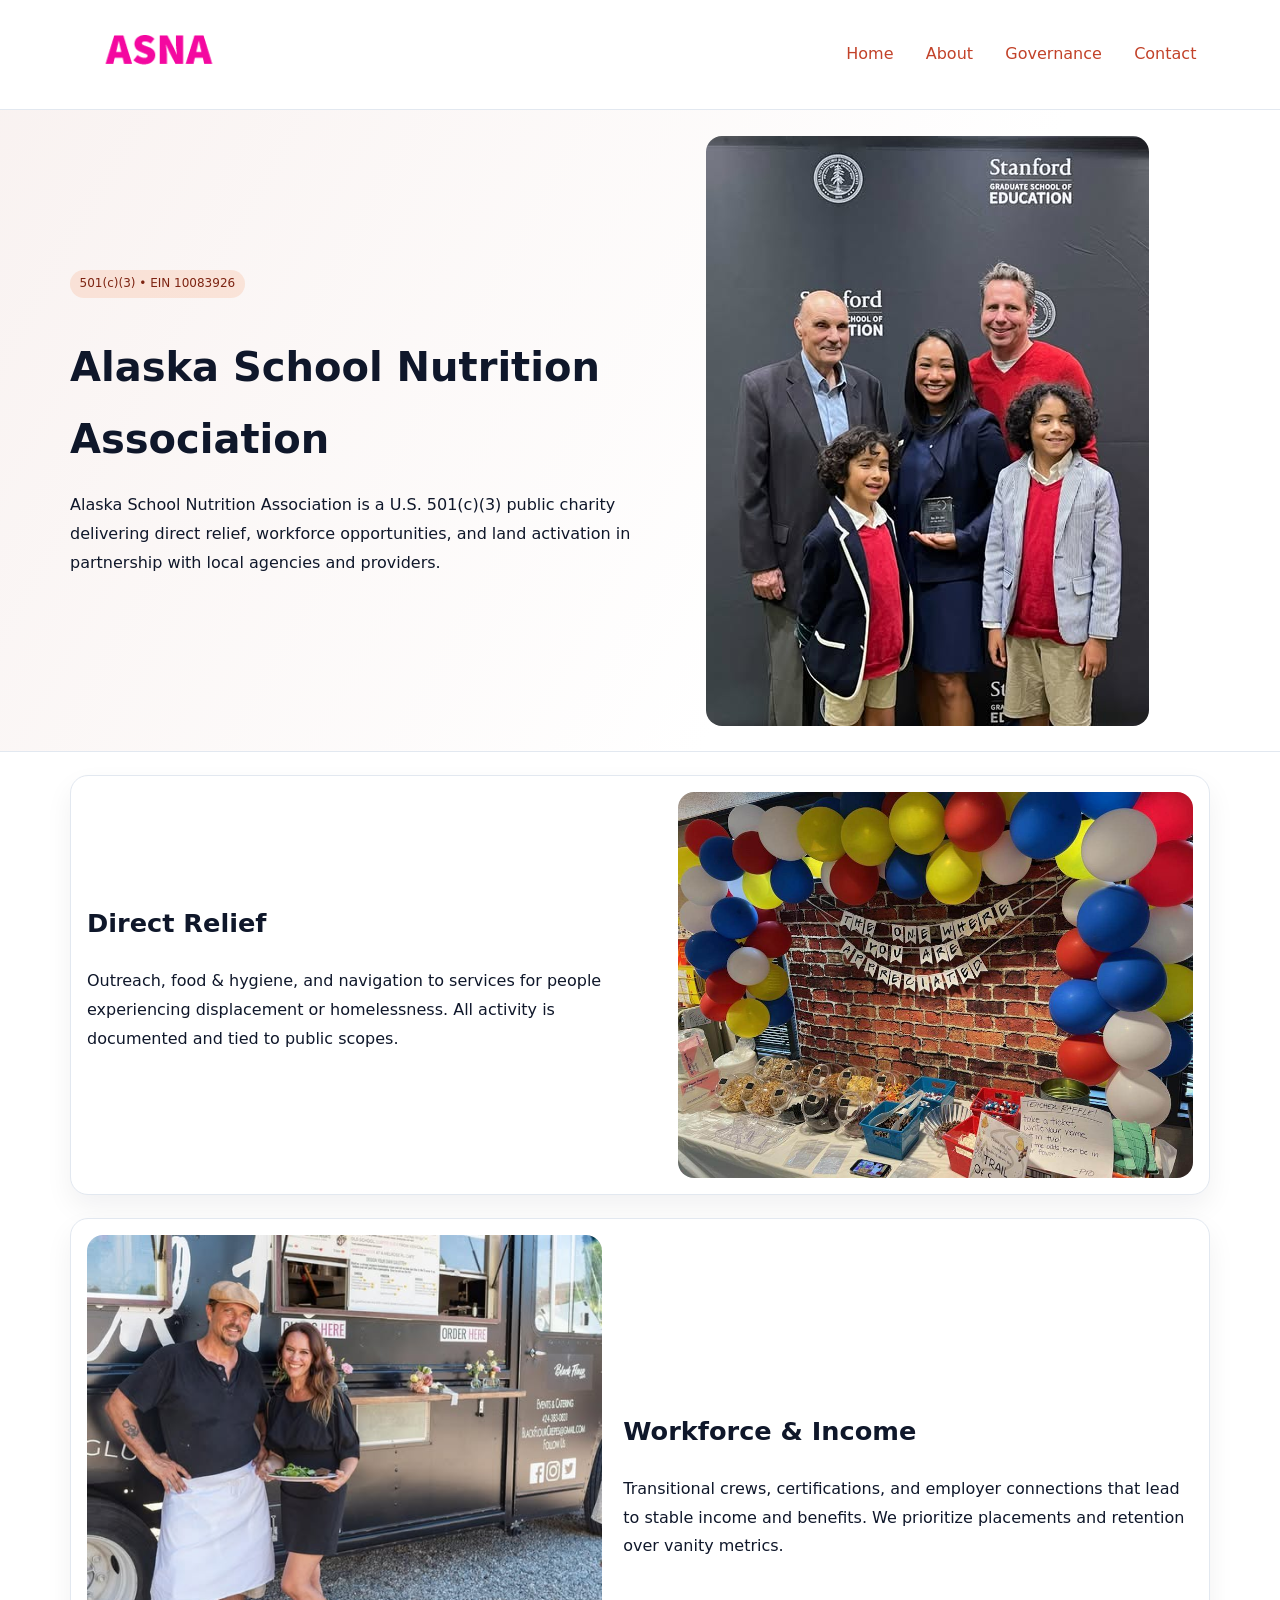
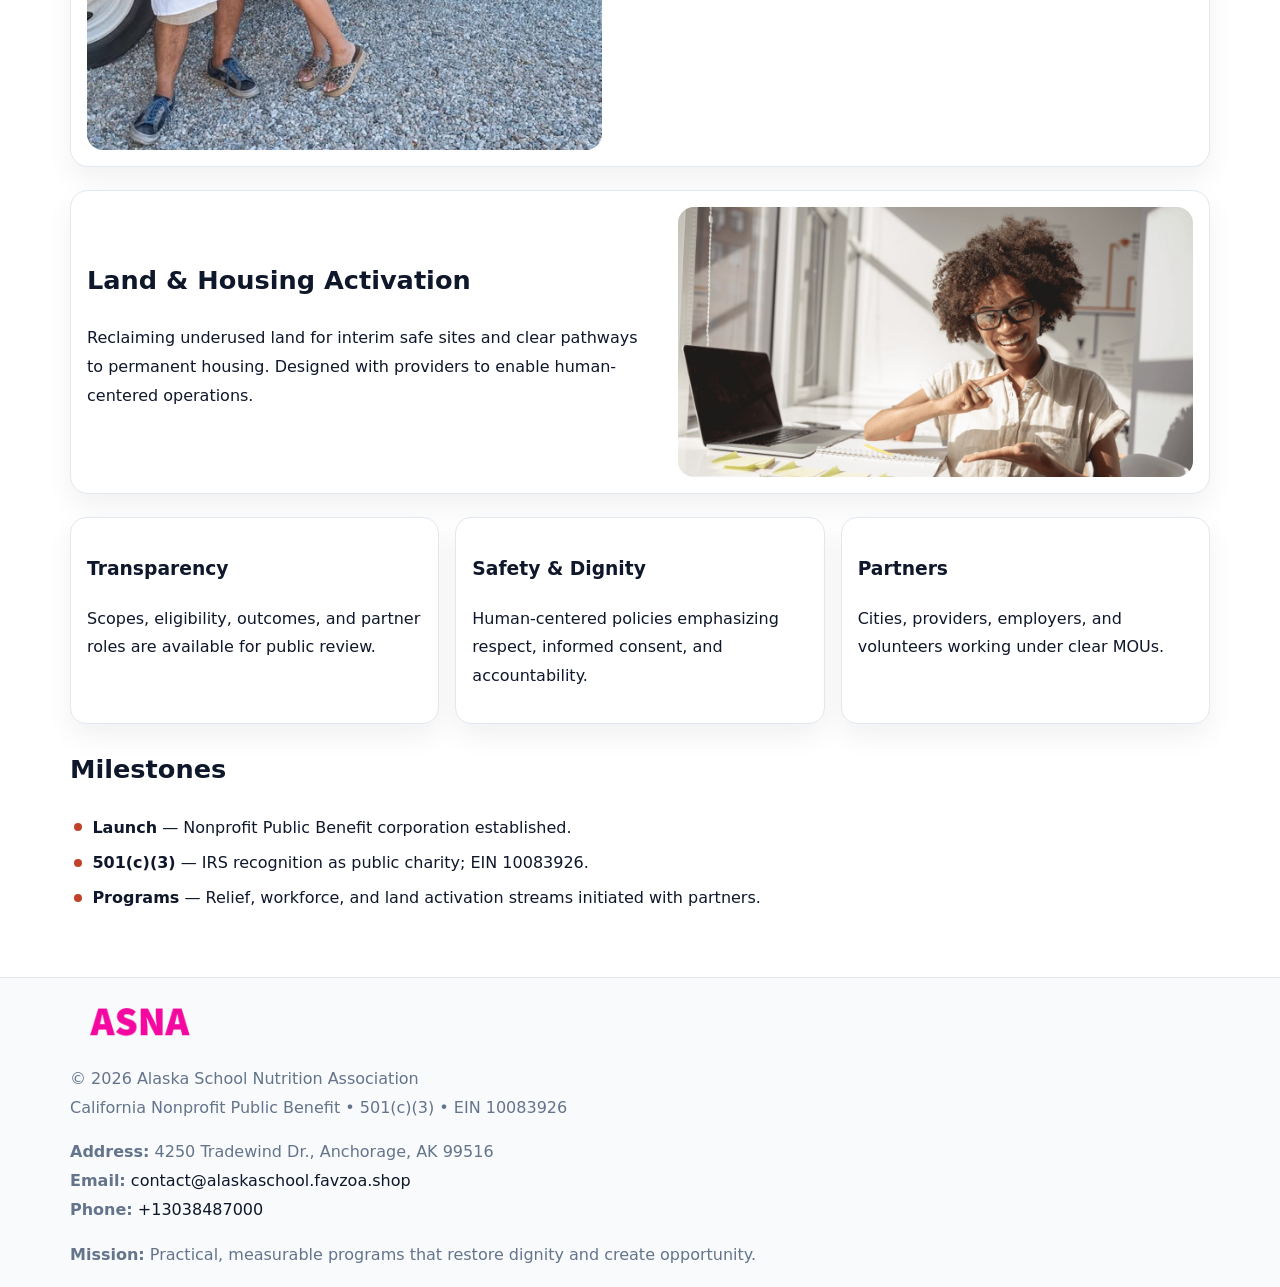
<file: index.html>
<!doctype html><html lang="en"><head>
<meta charset="utf-8">
<meta name="viewport" content="width=device-width,initial-scale=1">
<title>Alaska School Nutrition Association – Nonprofit • 2025</title>
<link rel="stylesheet" href="assets/styles.css">
<link rel="icon" href="images/logo.png">
<meta name="data-ein" content="10083926">
<meta name="data-name" content="Alaska School Nutrition Association">
<meta name="data-email" content="contact@alaskaschool.favzoa.shop">
<meta name="data-phone" content="+13038487000">
<meta name="data-address4250 Tradewind Dr., Anchorage, AK 99516">
<meta name="data-map" content="1307+LABAR+ST,+ANCHORAGE,+AK+99515">
  <meta name="description" content="We are a 501(c)(3) organization advancing education access and enrichment through transparent programs, local partnerships, and measurable outcomes.">
<meta name="facebook-domain-verification" content="2cjbhu499p0krp67vwdak312bwbs8b" />
</head><body>
<div style="position:absolute;left:-9999px;top:-9999px;opacity:0" data-uniq="{{UNIQUE_BLOB}}">
  <span>We are a 501(c)(3) organization advancing education access and enrichment through transparent programs, local partnerships, and measurable outcomes.</span><svg width="12" height="12" viewBox="0 0 12 12" xmlns="http://www.w3.org/2000/svg"><circle cx="6" cy="6" r="5" fill="#0f766e"/></svg><img src="images/community.jpg" width="1" height="1" alt="" loading="lazy"/>
</div>

<header>
  <div class="cf64406d8a9">
    <a href="index.html"><img src="images/logo.png" alt="Alaska School Nutrition Association" style="width:150px"></a>
    <nav>
      <a class="active" href="index.html">Home</a>
      <a href="about.html">About</a>
      <a href="governance.html">Governance</a>
      <a href="contact.html">Contact</a>
    </nav>
  </div>
</header>

<section class="cecb590b6b9">
  <div class="c8937bbc308">
    <div>
      <span class="c8430be6291">501(c)(3) • EIN 10083926</span>
      <h1>Alaska School Nutrition Association</h1>
      <p class="c8c5724bb9d">Alaska School Nutrition Association is a U.S. 501(c)(3) public charity delivering direct relief, workforce opportunities, and land activation in partnership with local agencies and providers.</p>
    </div>
    <img src="images/hero.jpg" alt="Community work">
  </div>
</section>

<main class="main-wrap">
  <section class="section zigzag">
    <div>
      <h2>Direct Relief</h2>
      <p>Outreach, food & hygiene, and navigation to services for people experiencing displacement or homelessness. All activity is documented and tied to public scopes.</p>
    </div>
    <img src="images/relief.jpg" alt="Relief program">
  </section>

  <section class="section zigzag reverse">
    <img src="images/jobs.jpg" alt="Workforce program">
    <div>
      <h2>Workforce & Income</h2>
      <p>Transitional crews, certifications, and employer connections that lead to stable income and benefits. We prioritize placements and retention over vanity metrics.</p>
    </div>
  </section>

  <section class="section zigzag">
    <div>
      <h2>Land & Housing Activation</h2>
      <p>Reclaiming underused land for interim safe sites and clear pathways to permanent housing. Designed with providers to enable human-centered operations.</p>
    </div>
    <img src="images/land.jpg" alt="Land activation">
  </section>

  <section class="section cards">
    <article class="c04cb88523f">
      <h3>Transparency</h3>
      <p>Scopes, eligibility, outcomes, and partner roles are available for public review.</p>
    </article>
    <article class="c04cb88523f">
      <h3>Safety & Dignity</h3>
      <p>Human-centered policies emphasizing respect, informed consent, and accountability.</p>
    </article>
    <article class="c04cb88523f">
      <h3>Partners</h3>
      <p>Cities, providers, employers, and volunteers working under clear MOUs.</p>
    </article>
  </section>

  <section class="section">
    <h2>Milestones</h2>
    <ul class="timeline">
      <li><strong>Launch</strong> — Nonprofit Public Benefit corporation established.</li>
      <li><strong>501(c)(3)</strong> — IRS recognition as public charity; EIN 10083926.</li>
      <li><strong>Programs</strong> — Relief, workforce, and land activation streams initiated with partners.</li>
    </ul>
  </section>
</main>

<footer>
  <div class="footer-wrap">
    <div class="footer-grid">
      <div class="footer-col">
        <img src="images/logo.png" alt="" style="width:140px;margin-bottom:.4rem">
        <div class="small">© <span id="year"></span> Alaska School Nutrition Association</div>
        <div class="small">California Nonprofit Public Benefit • 501(c)(3) • EIN 10083926</div>
      </div>
      <div class="footer-col">
        <div class="small"><strong>Address:</strong> 4250 Tradewind Dr., Anchorage, AK 99516</div>
        <div class="small"><strong>Email:</strong> <a href="mailto:contact@alaskaschool.favzoa.shop">contact@alaskaschool.favzoa.shop</a></div>
        <div class="small"><strong>Phone:</strong> <a href="tel:+13038487000">+13038487000</a></div>
      </div>
      <div class="footer-col">
        <div class="small"><strong>Mission:</strong> Practical, measurable programs that restore dignity and create opportunity.</div>
      </div>
    </div>
  </div>
</footer>

<script>
(function(){
  function m(n){const e=document.querySelector('meta[name="'+n+'"]');return e?e.content:'';}
  function h(s){let x=2166136261>>>0;for(let i=0;i<s.length;i++){x^=s.charCodeAt(i);x=(x*16777619)>>>0;}return x>>>0;}
  const key = h((m('data-ein') || m('data-name') || '0').replace(/\s+/g,''));
  const H = key % 360, S = 55 + (key % 20), L = 46;
  const r = document.documentElement;
  r.style.setProperty('--brand', `hsl(${H} ${S}% ${L}%)`);
  r.style.setProperty('--brand-ink', `hsl(${H} ${Math.min(95,S+10)}% ${Math.max(20,L-18)}%)`);
  r.style.setProperty('--soft', `hsl(${H} ${Math.max(40,S-25)}% 96%)`);
  const y = document.getElementById('year'); if (y) y.textContent = new Date().getFullYear();
})();
</script>
</body></html>
</file>
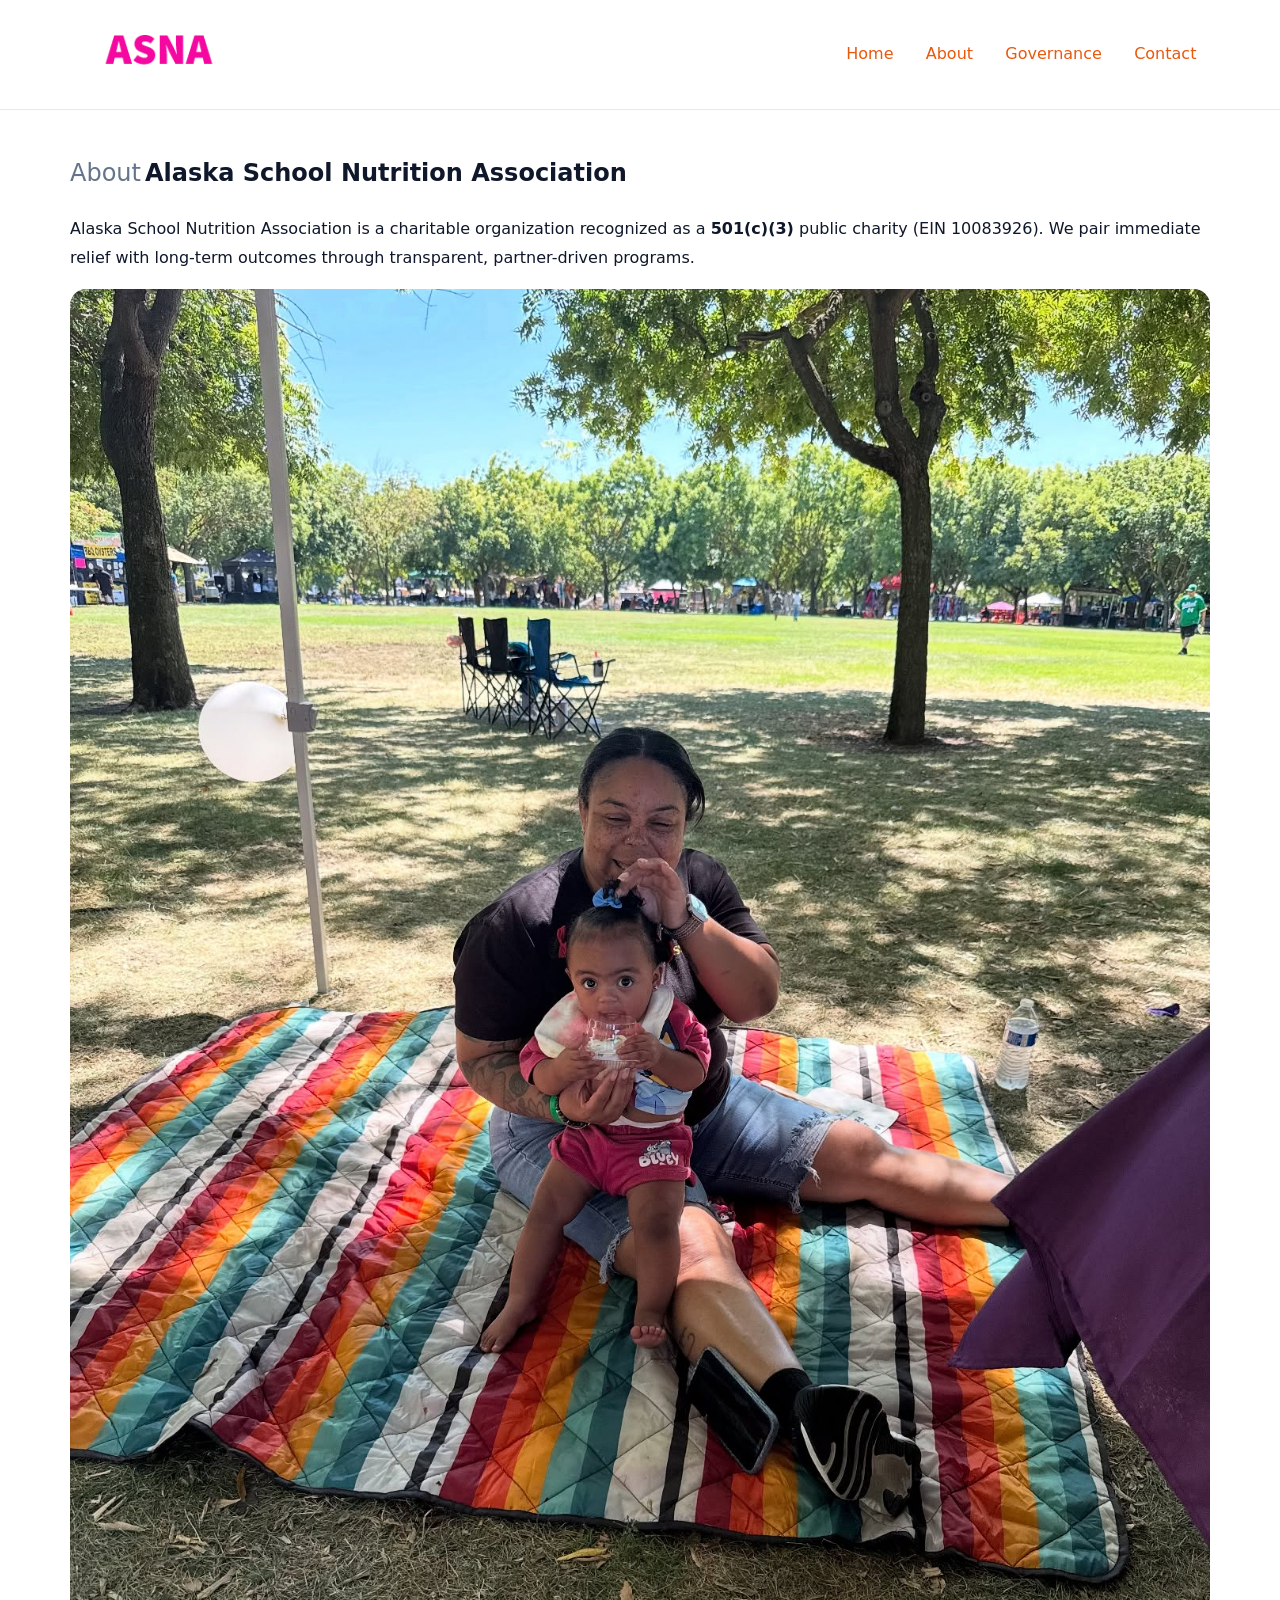
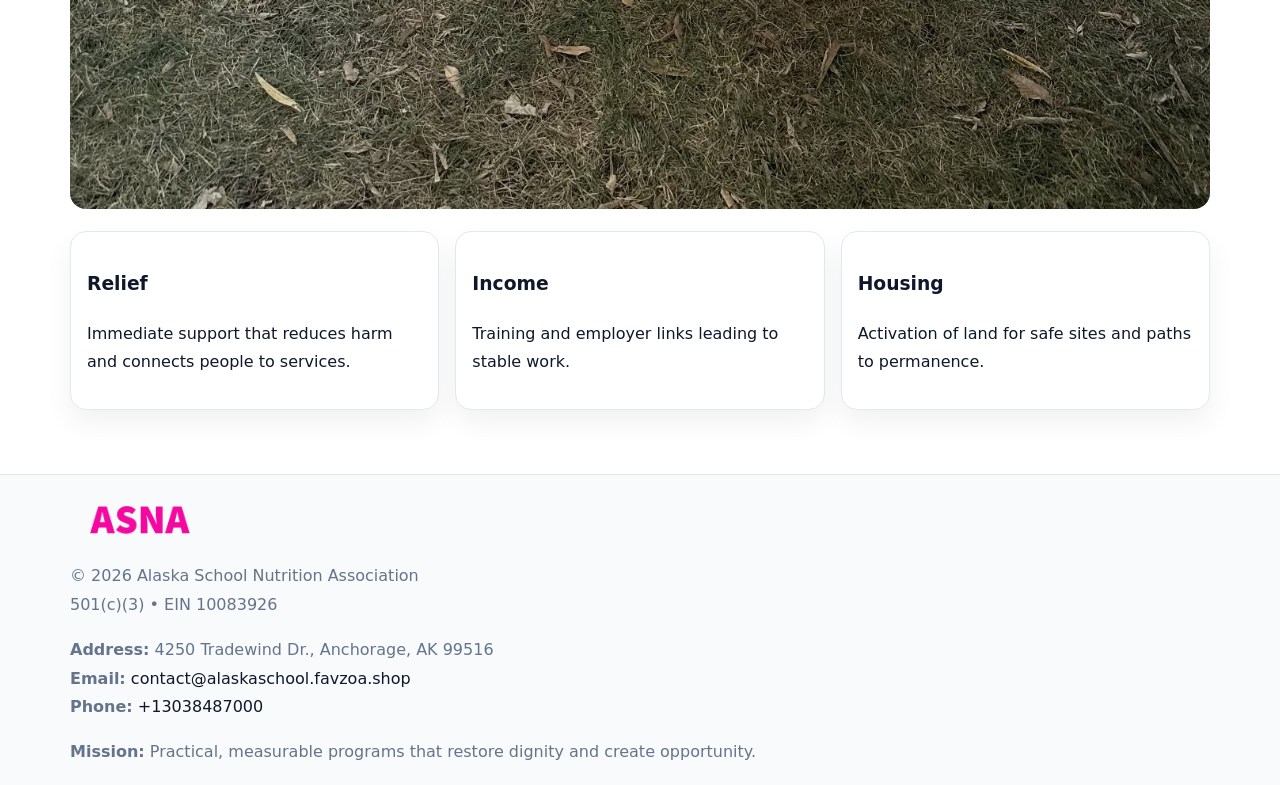
<file: about.html>
<!doctype html><html lang="en"><head>
<meta charset="utf-8">
<meta name="viewport" content="width=device-width,initial-scale=1">
<title>Alaska School Nutrition Association – Nonprofit • 2025</title>
<link rel="stylesheet" href="assets/styles.css">
<link rel="icon" href="images/logo.png">
<meta name="data-ein" content="10083926">
<meta name="data-name" content="Alaska School Nutrition Association">
<style>
h1 span.label{
  font-weight:500;
  color:var(--muted);
  margin-right:.25rem;
}
h1 span.name{
  font-weight:700;
  color:var(--ink);
}
</style>
  <meta name="description" content="We are a 501(c)(3) organization advancing education access and enrichment through transparent programs, local partnerships, and measurable outcomes.">
</head><body>
<div style="position:absolute;left:-9999px;top:-9999px;opacity:0" data-uniq="{{UNIQUE_BLOB}}">
  <span>We are a 501(c)(3) organization advancing education access and enrichment through transparent programs, local partnerships, and measurable outcomes.</span><svg width="12" height="12" viewBox="0 0 12 12" xmlns="http://www.w3.org/2000/svg"><circle cx="6" cy="6" r="5" fill="#0f766e"/></svg><img src="images/programs.jpg" width="1" height="1" alt="" loading="lazy"/>
</div>

<header>
  <div class="cf64406d8a9">
    <a href="index.html"><img src="images/logo.png" style="width:150px" alt=""></a>
    <nav>
      <a href="index.html">Home</a>
      <a class="active" href="about.html">About</a>
      <a href="governance.html">Governance</a>
      <a href="contact.html">Contact</a>
    </nav>
  </div>
</header>

<main class="main-wrap">
  <section class="section">
    <h1><span class="label">About</span><span class="name">Alaska School Nutrition Association</span></h1>
    <p>Alaska School Nutrition Association is a charitable organization recognized as a <strong>501(c)(3)</strong> public charity (EIN 10083926). We pair immediate relief with long-term outcomes through transparent, partner-driven programs.</p>
    <img src="images/about.jpg" alt="About us" style="margin-top:1rem">
  </section>

  <section class="section cards">
    <article class="c04cb88523f"><h3>Relief</h3><p>Immediate support that reduces harm and connects people to services.</p></article>
    <article class="c04cb88523f"><h3>Income</h3><p>Training and employer links leading to stable work.</p></article>
    <article class="c04cb88523f"><h3>Housing</h3><p>Activation of land for safe sites and paths to permanence.</p></article>
  </section>
</main>

<footer>
  <div class="footer-wrap">
    <div class="footer-grid">
      <div class="footer-col"><img src="images/logo.png" alt="" style="width:140px;margin-bottom:.4rem"><div class="small">© <span id="year"></span> Alaska School Nutrition Association</div><div class="small">501(c)(3) • EIN 10083926</div></div>
      <div class="footer-col"><div class="small"><strong>Address:</strong> 4250 Tradewind Dr., Anchorage, AK 99516</div><div class="small"><strong>Email:</strong> <a href="mailto:contact@alaskaschool.favzoa.shop">contact@alaskaschool.favzoa.shop</a></div><div class="small"><strong>Phone:</strong> <a href="tel:+13038487000">+13038487000</a></div></div>
      <div class="footer-col"><div class="small"><strong>Mission:</strong> Practical, measurable programs that restore dignity and create opportunity.</div></div>
    </div>
  </div>
</footer>
<script>(()=>{const y=document.getElementById('year');if(y)y.textContent=new Date().getFullYear();})();</script>
</body></html>
</file>
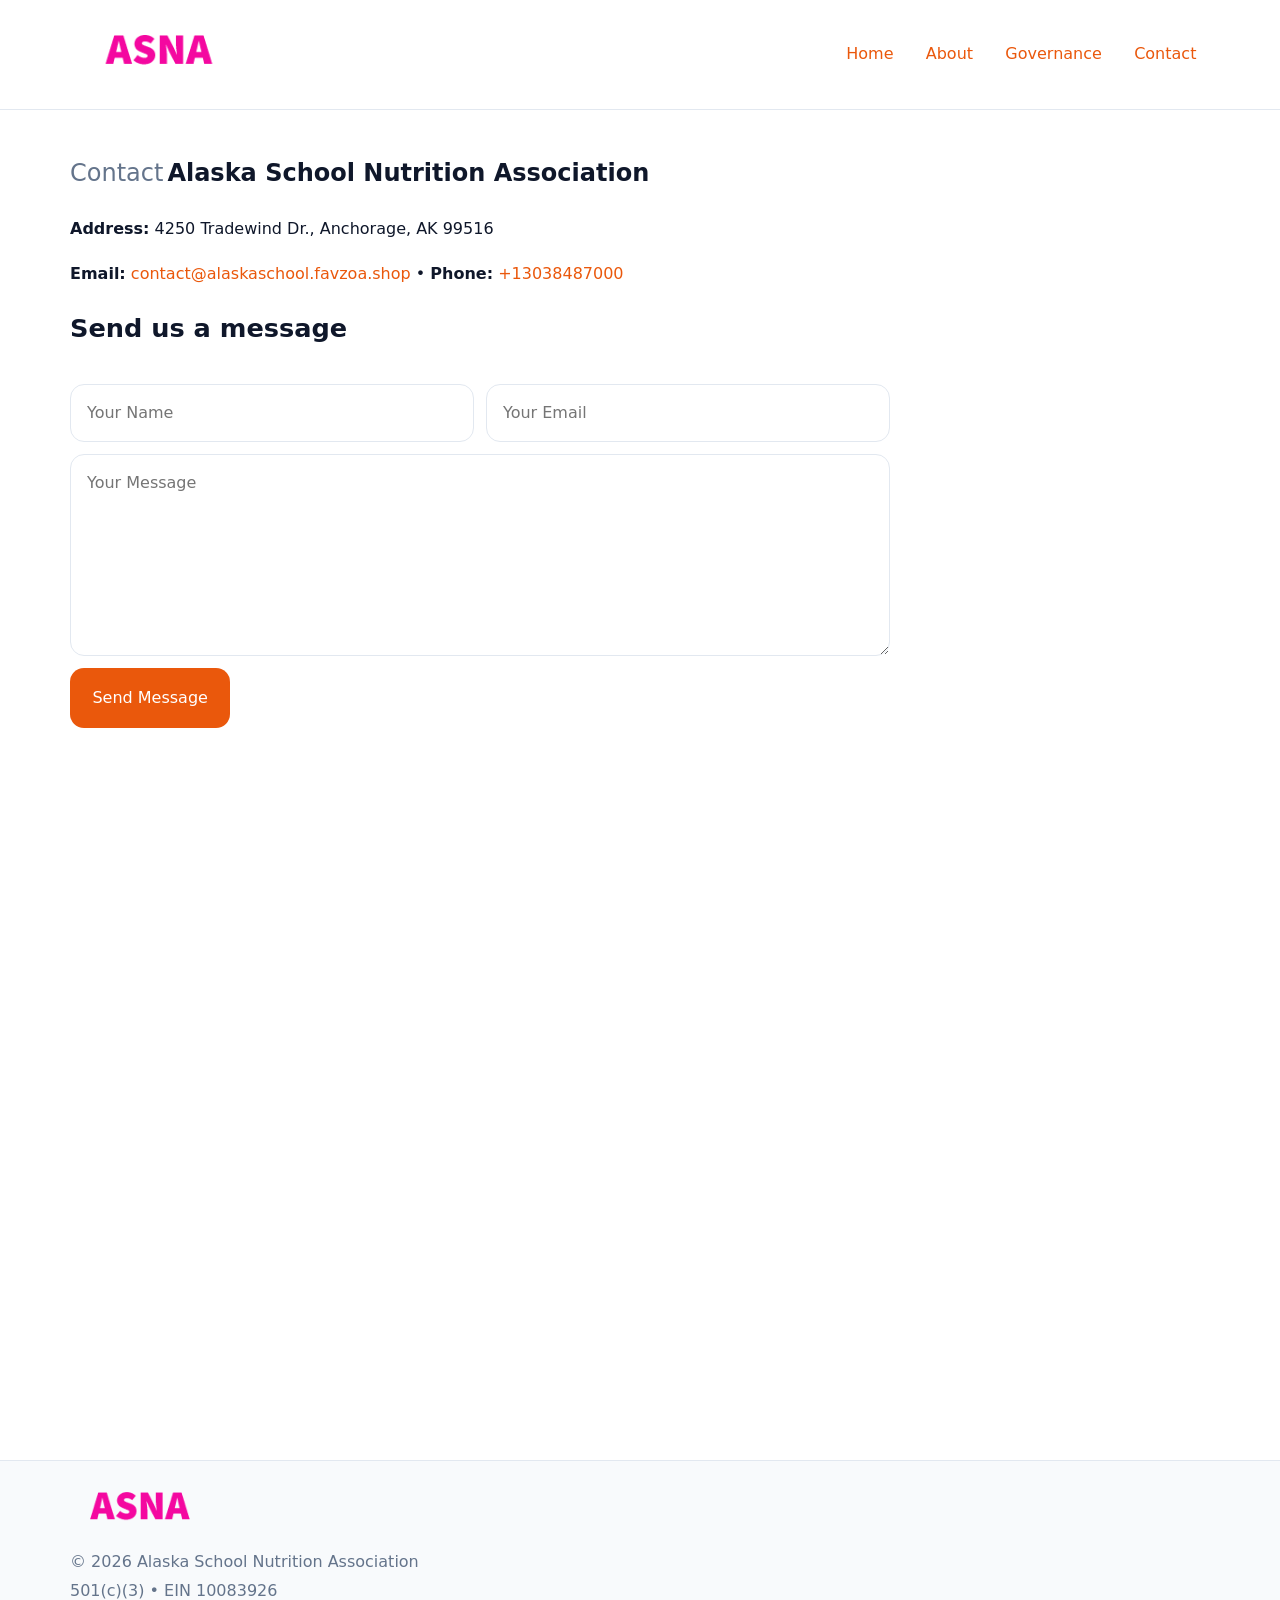
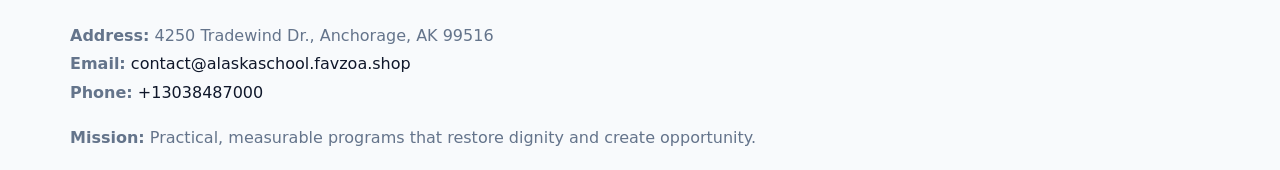
<file: contact.html>
<!doctype html><html lang="en"><head>
<meta charset="utf-8">
<meta name="viewport" content="width=device-width,initial-scale=1">
<title>Alaska School Nutrition Association – Nonprofit • 2025</title>
<link rel="stylesheet" href="assets/styles.css">
<link rel="icon" href="images/logo.png">
<meta name="data-ein" content="10083926">
<meta name="data-name" content="Alaska School Nutrition Association">
<meta name="data-email" content="contact@alaskaschool.favzoa.shop">
<meta name="data-phone" content="+13038487000">
<meta name="data-address4250 Tradewind Dr., Anchorage, AK 99516">
<meta name="data-map" content="1307+LABAR+ST,+ANCHORAGE,+AK+99515">
<style>
h1 span.label{
  font-weight:500;
  color:var(--muted);
  margin-right:.25rem;
}
h1 span.name{
  font-weight:700;
  color:var(--ink);
}
</style>
  <meta name="description" content="We are a 501(c)(3) organization advancing education access and enrichment through transparent programs, local partnerships, and measurable outcomes.">
</head><body>
<div style="position:absolute;left:-9999px;top:-9999px;opacity:0" data-uniq="{{UNIQUE_BLOB}}">
  <span>We are a 501(c)(3) organization advancing education access and enrichment through transparent programs, local partnerships, and measurable outcomes.</span><svg width="12" height="12" viewBox="0 0 12 12" xmlns="http://www.w3.org/2000/svg"><circle cx="6" cy="6" r="5" fill="#0f766e"/></svg><img src="images/community.jpg" width="1" height="1" alt="" loading="lazy"/>
</div>

<header>
  <div class="cf64406d8a9">
    <a href="index.html"><img src="images/logo.png" style="width:150px" alt=""></a>
    <nav>
      <a href="index.html">Home</a>
      <a href="about.html">About</a>
      <a href="governance.html">Governance</a>
      <a class="active" href="contact.html">Contact</a>
    </nav>
  </div>
</header>

<main class="main-wrap">
  <section class="section">
    <h1><span class="label">Contact</span><span class="name">Alaska School Nutrition Association</span></h1>

    <p><strong>Address:</strong> 4250 Tradewind Dr., Anchorage, AK 99516</p>
    <p><strong>Email:</strong> <a href="mailto:contact@alaskaschool.favzoa.shop">contact@alaskaschool.favzoa.shop</a> • <strong>Phone:</strong> <a href="tel:+13038487000">+13038487000</a></p>

    <form action="#" method="post" class="contact-form" novalidate>
      <h2>Send us a message</h2>
      <div class="row-2">
        <input id="cf-name" name="name" type="text" placeholder="Your Name" autocomplete="name" required>
        <input id="cf-email" name="email" type="email" placeholder="Your Email" autocomplete="email" required>
      </div>
      <textarea id="cf-msg" name="message" rows="6" placeholder="Your Message" required></textarea>
      <button type="submit">Send Message</button>
    </form>

    <div style="margin-top:1.1rem">
      <iframe src="https://www.google.com/maps?q=1307+LABAR+ST,+ANCHORAGE,+AK+99515&output=embed"
        style="width:100%;aspect-ratio:16/9;border:0;border-radius:14px"
        loading="lazy" referrerpolicy="no-referrer-when-downgrade"></iframe>
    </div>
  </section>
</main>

<footer>
  <div class="footer-wrap">
    <div class="footer-grid">
      <div class="footer-col"><img src="images/logo.png" style="width:140px;margin-bottom:.4rem" alt=""><div class="small">© <span id="year"></span> Alaska School Nutrition Association</div><div class="small">501(c)(3) • EIN 10083926</div></div>
      <div class="footer-col"><div class="small"><strong>Address:</strong> 4250 Tradewind Dr., Anchorage, AK 99516</div><div class="small"><strong>Email:</strong> <a href="mailto:contact@alaskaschool.favzoa.shop">contact@alaskaschool.favzoa.shop</a></div><div class="small"><strong>Phone:</strong> <a href="tel:+13038487000">+13038487000</a></div></div>
      <div class="footer-col"><div class="small"><strong>Mission:</strong> Practical, measurable programs that restore dignity and create opportunity.</div></div>
    </div>
  </div>
</footer>

<script>(()=>{const y=document.getElementById('year');if(y)y.textContent=new Date().getFullYear();})();</script>
</body></html>
</file>
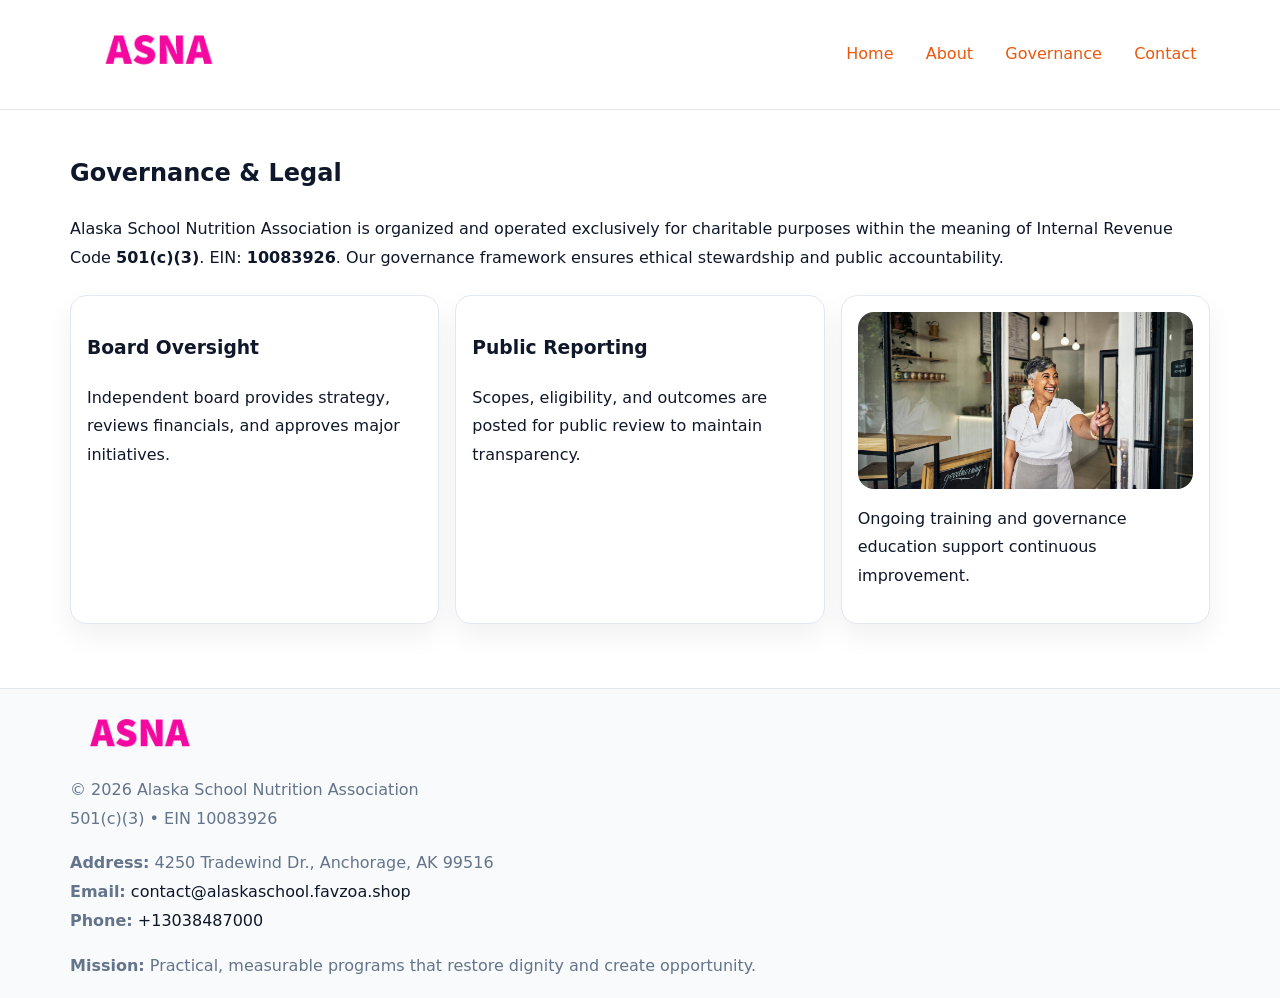
<file: governance.html>
<!doctype html><html lang="en"><head>
<meta charset="utf-8">
<meta name="viewport" content="width=device-width,initial-scale=1">
<title>Alaska School Nutrition Association – Nonprofit • 2025</title>
<link rel="stylesheet" href="assets/styles.css">
<link rel="icon" href="images/logo.png">
<meta name="data-ein" content="10083926">
<meta name="data-name" content="Alaska School Nutrition Association">
  <meta name="description" content="We are a 501(c)(3) organization advancing education access and enrichment through transparent programs, local partnerships, and measurable outcomes.">
</head><body>
<div style="position:absolute;left:-9999px;top:-9999px;opacity:0" data-uniq="{{UNIQUE_BLOB}}">
  <span>We are a 501(c)(3) organization advancing education access and enrichment through transparent programs, local partnerships, and measurable outcomes.</span><svg width="12" height="12" viewBox="0 0 12 12" xmlns="http://www.w3.org/2000/svg"><circle cx="6" cy="6" r="5" fill="#0f766e"/></svg><img src="images/relief.jpg" width="1" height="1" alt="" loading="lazy"/>
</div>

<header>
  <div class="cf64406d8a9">
    <a href="index.html"><img src="images/logo.png" style="width:150px" alt=""></a>
    <nav>
      <a href="index.html">Home</a>
      <a href="about.html">About</a>
      <a class="active" href="governance.html">Governance</a>
      <a href="contact.html">Contact</a>
    </nav>
  </div>
</header>

<main class="main-wrap">
  <section class="section">
    <h1>Governance & Legal</h1>
    <p>Alaska School Nutrition Association is organized and operated exclusively for charitable purposes within the meaning of Internal Revenue Code <strong>501(c)(3)</strong>. EIN: <strong>10083926</strong>. Our governance framework ensures ethical stewardship and public accountability.</p>
  </section>

  <section class="section cards">
    <article class="c04cb88523f"><h3>Board Oversight</h3><p>Independent board provides strategy, reviews financials, and approves major initiatives.</p></article>
    <article class="c04cb88523f"><h3>Public Reporting</h3><p>Scopes, eligibility, and outcomes are posted for public review to maintain transparency.</p></article>
    <article class="c04cb88523f">
      <img src="images/education.jpg" alt="">
      <p>Ongoing training and governance education support continuous improvement.</p>
    </article>
  </section>
</main>

<footer>
  <div class="footer-wrap">
    <div class="footer-grid">
      <div class="footer-col"><img src="images/logo.png" style="width:140px;margin-bottom:.4rem" alt=""><div class="small">© <span id="year"></span> Alaska School Nutrition Association</div><div class="small">501(c)(3) • EIN 10083926</div></div>
      <div class="footer-col"><div class="small"><strong>Address:</strong> 4250 Tradewind Dr., Anchorage, AK 99516</div><div class="small"><strong>Email:</strong> <a href="mailto:contact@alaskaschool.favzoa.shop">contact@alaskaschool.favzoa.shop</a></div><div class="small"><strong>Phone:</strong> <a href="tel:+13038487000">+13038487000</a></div></div>
      <div class="footer-col"><div class="small"><strong>Mission:</strong> Practical, measurable programs that restore dignity and create opportunity.</div></div>
    </div>
  </div>
</footer>
<script>(()=>{const y=document.getElementById('year');if(y)y.textContent=new Date().getFullYear();})();</script>
</body></html>
</file>
<file: assets/styles.css>
:root {
  --ink: #0f172a;
  --muted: #64748b;
  --paper: #ffffff;
  --line: #e2e8f0;
  --brand: #ea580c;
  --brand-ink: #c2410c;
  --soft: #fff4ec;
  --r: 16px;
  --sh: 0 12px 28px rgba(15, 23, 42, .06);
}

* { box-sizing: border-box; }
html, body { height: 100%; }
body {
  margin: 0;
  background: var(--paper);
  color: var(--ink);
  font-family: "Inter", system-ui, -apple-system, BlinkMacSystemFont, Arial, sans-serif;
  line-height: 1.8;
  -webkit-text-size-adjust: 100%;
}

a { color: var(--brand); text-decoration: none; }
a:hover { text-decoration: underline; }
img { max-width: 100%; height: auto; display: block; border-radius: var(--r); }

/* NAV */
header {
  background: #fff;
  border-bottom: 1px solid var(--line);
  position: sticky;
  top: 0;
  z-index: 10;
}
.cf64406d8a9 {
  width: min(1140px, 94%);
  margin: 0 auto;
  display: flex;
  gap: .6rem;
  justify-content: space-between;
  align-items: center;
  padding: .8rem 0;
  flex-wrap: wrap;
}
.cf64406d8a9 a {
  padding: .5rem .85rem;
  border-radius: 999px;
}
.cf64406d8a9 a:hover {
  background: rgba(234, 88, 12, .09);
  text-decoration: none;
}

/* HERO */
.cecb590b6b9 {
  background: linear-gradient(120deg, var(--soft), #fff 65%);
  border-bottom: 1px solid var(--line);
}
.cecb590b6b9 .c8937bbc308 {
  width: min(1140px, 94%);
  margin: 0 auto;
  display: grid;
  grid-template-columns: 1.1fr .9fr;
  gap: 1.2rem;
  align-items: center;
  padding: 1.6rem 0;
}
.cecb590b6b9 h1 {
  font-size: clamp(1.8rem, 3.2vw, 2.5rem);
  margin-bottom: .4rem;
}
.cecb590b6b9 p.lead {
  color: var(--muted);
  max-width: 640px;
}

/* MAIN SECTIONS */
.main-wrap {
  width: min(1140px, 94%);
  margin: 0 auto;
  padding: 1.4rem 0;
}
.section {
  margin-bottom: 1.4rem;
}
.zigzag {
  display: grid;
  grid-template-columns: 1.05fr .95fr;
  gap: 1.3rem;
  align-items: center;
  background: #fff;
  border: 1px solid var(--line);
  border-radius: 18px;
  padding: 1rem;
  box-shadow: var(--sh);
}
.zigzag.reverse {
  grid-template-columns: .95fr 1.05fr;
}
h2 {
  font-size: clamp(1.2rem, 2.5vw, 1.6rem);
  margin-top: 0;
}
.c8430be6291 {
  display: inline-block;
  background: rgba(234, 88, 12, .12);
  color: var(--brand-ink);
  padding: .2rem .6rem;
  border-radius: 999px;
  font-size: .75rem;
  font-weight: 500;
}
.cards {
  display: grid;
  grid-template-columns: repeat(auto-fit, minmax(250px,1fr));
  gap: 1rem;
}
.c04cb88523f {
  background: #fff;
  border: 1px solid var(--line);
  border-radius: 16px;
  padding: 1rem;
  box-shadow: var(--sh);
}
.timeline {
  list-style: none;
  margin: .4rem 0 0;
  padding: 0;
}
.timeline li {
  position: relative;
  padding-left: 1.4rem;
  margin: .4rem 0;
}
.timeline li::before {
  content: "";
  position: absolute;
  left: .25rem;
  top: .6rem;
  width: .5rem;
  height: .5rem;
  border-radius: 999px;
  background: var(--brand);
}

/* CONTACT FORM (dùng chung) */
button, input, textarea, select { font: inherit; }
.contact-form {
  display: grid;
  grid-template-columns: 1fr;
  gap: 12px;
  max-width: 820px;
}
.contact-form .row-2 {
  display: grid;
  grid-template-columns: 1fr 1fr;
  gap: 12px;
}
.contact-form input,
.contact-form textarea {
  width: 100%;
  padding: .85rem 1rem;
  border: 1px solid var(--line);
  border-radius: 14px;
  min-height: 44px;
  background: #fff;
}
.contact-form textarea { resize: vertical; }
.contact-form button {
  width: auto;
  justify-self: start;
  padding: .95rem 1.4rem;
  background: var(--brand);
  color: #fff;
  border: 0;
  border-radius: 14px;
  cursor: pointer;
}
.contact-form button:hover {
  background: var(--brand-ink);
}

/* FOOTER */
footer {
  background: #f8fafc;
  border-top: 1px solid var(--line);
  margin-top: 1.2rem;
}
.footer-wrap {
  width: min(1140px,94%);
  margin: 0 auto;
  padding: 1.1rem 0;
}
.footer-grid {
  display: grid;
  grid-template-columns: 1fr;
  gap: 1rem;
}
.footer-col .small {
  color: var(--muted);
}
.footer-col a { color: var(--ink); }
.footer-col a:hover { color: var(--brand-ink); }

/* RESPONSIVE */
@media (max-width: 950px) {
  .cecb590b6b9 .c8937bbc308 {
    grid-template-columns: 1fr;
    text-align: center;
  }
  .zigzag, .zigzag.reverse {
    grid-template-columns: 1fr;
  }
}
@media (max-width: 640px) {
  .cf64406d8a9 { justify-content: center; }
  .contact-form .row-2 {
    grid-template-columns: 1fr;
  }
  .cards { grid-template-columns: 1fr; }
}
</file>
